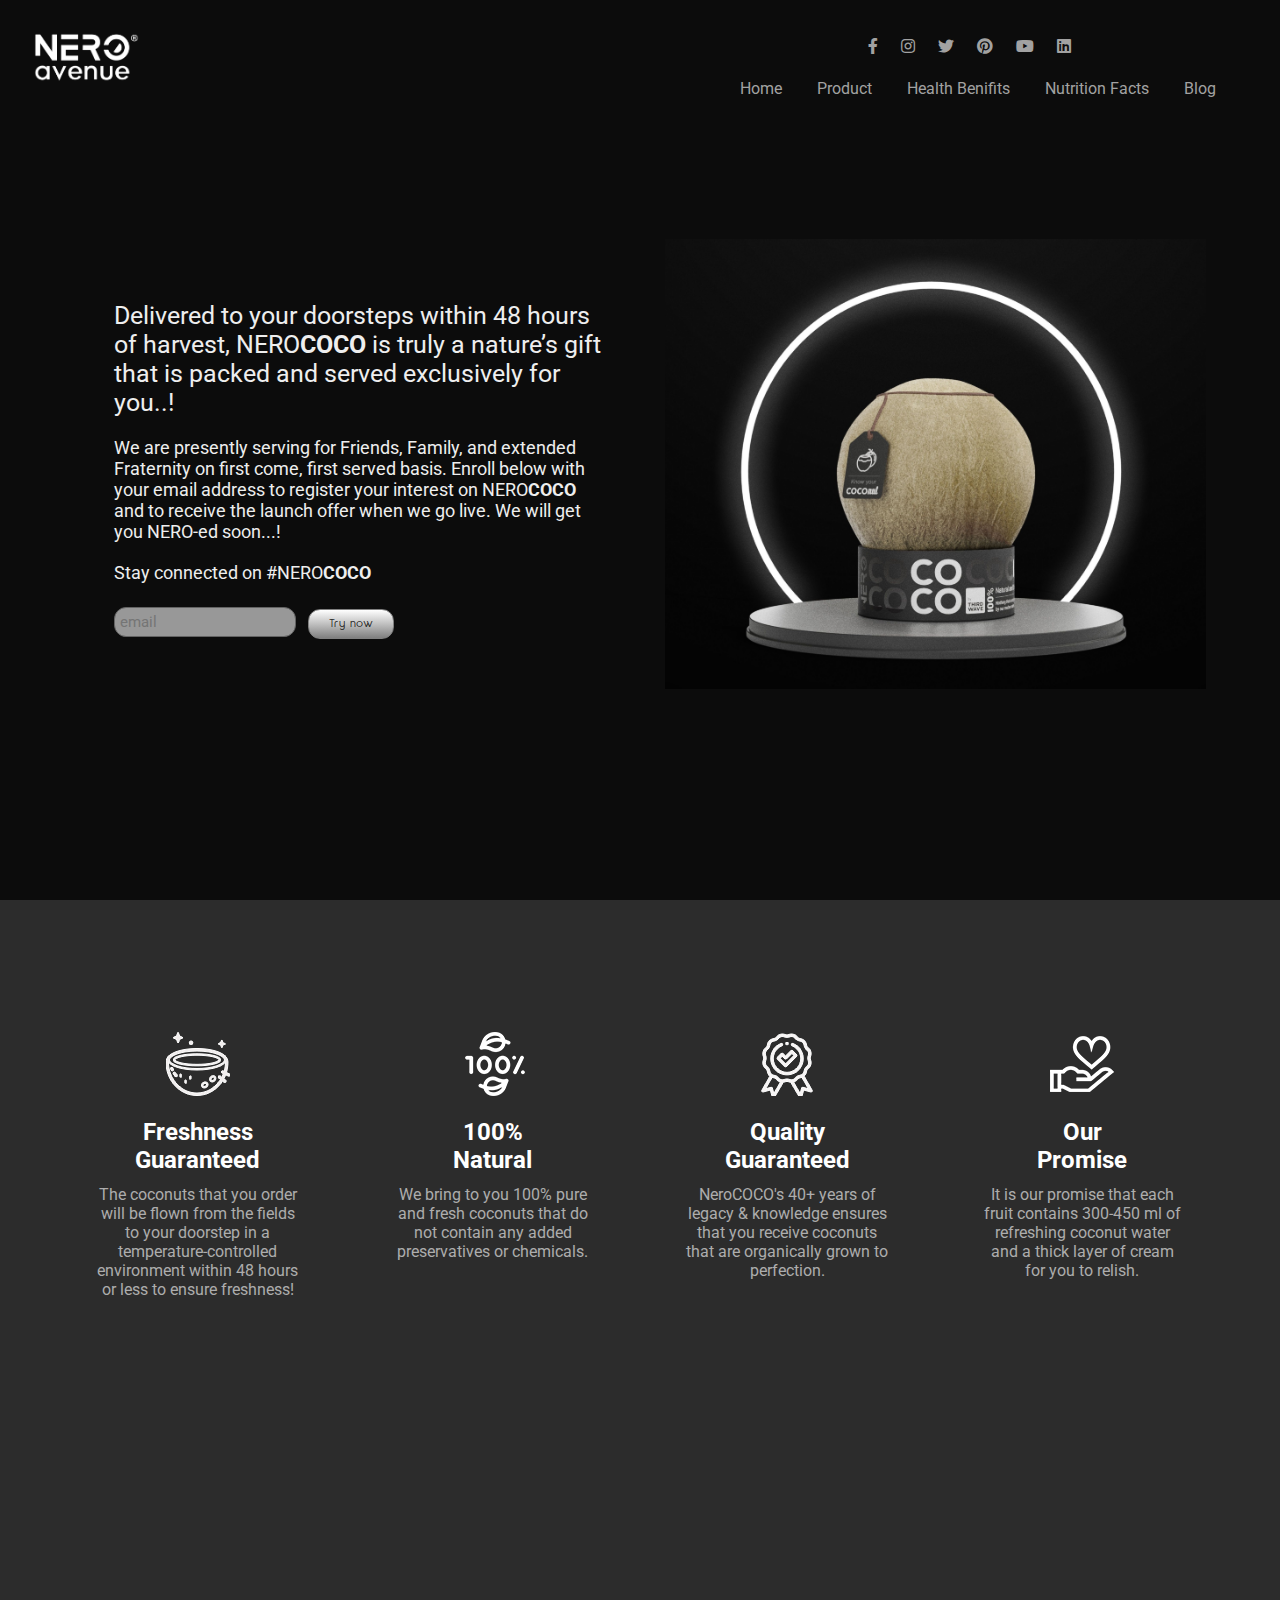
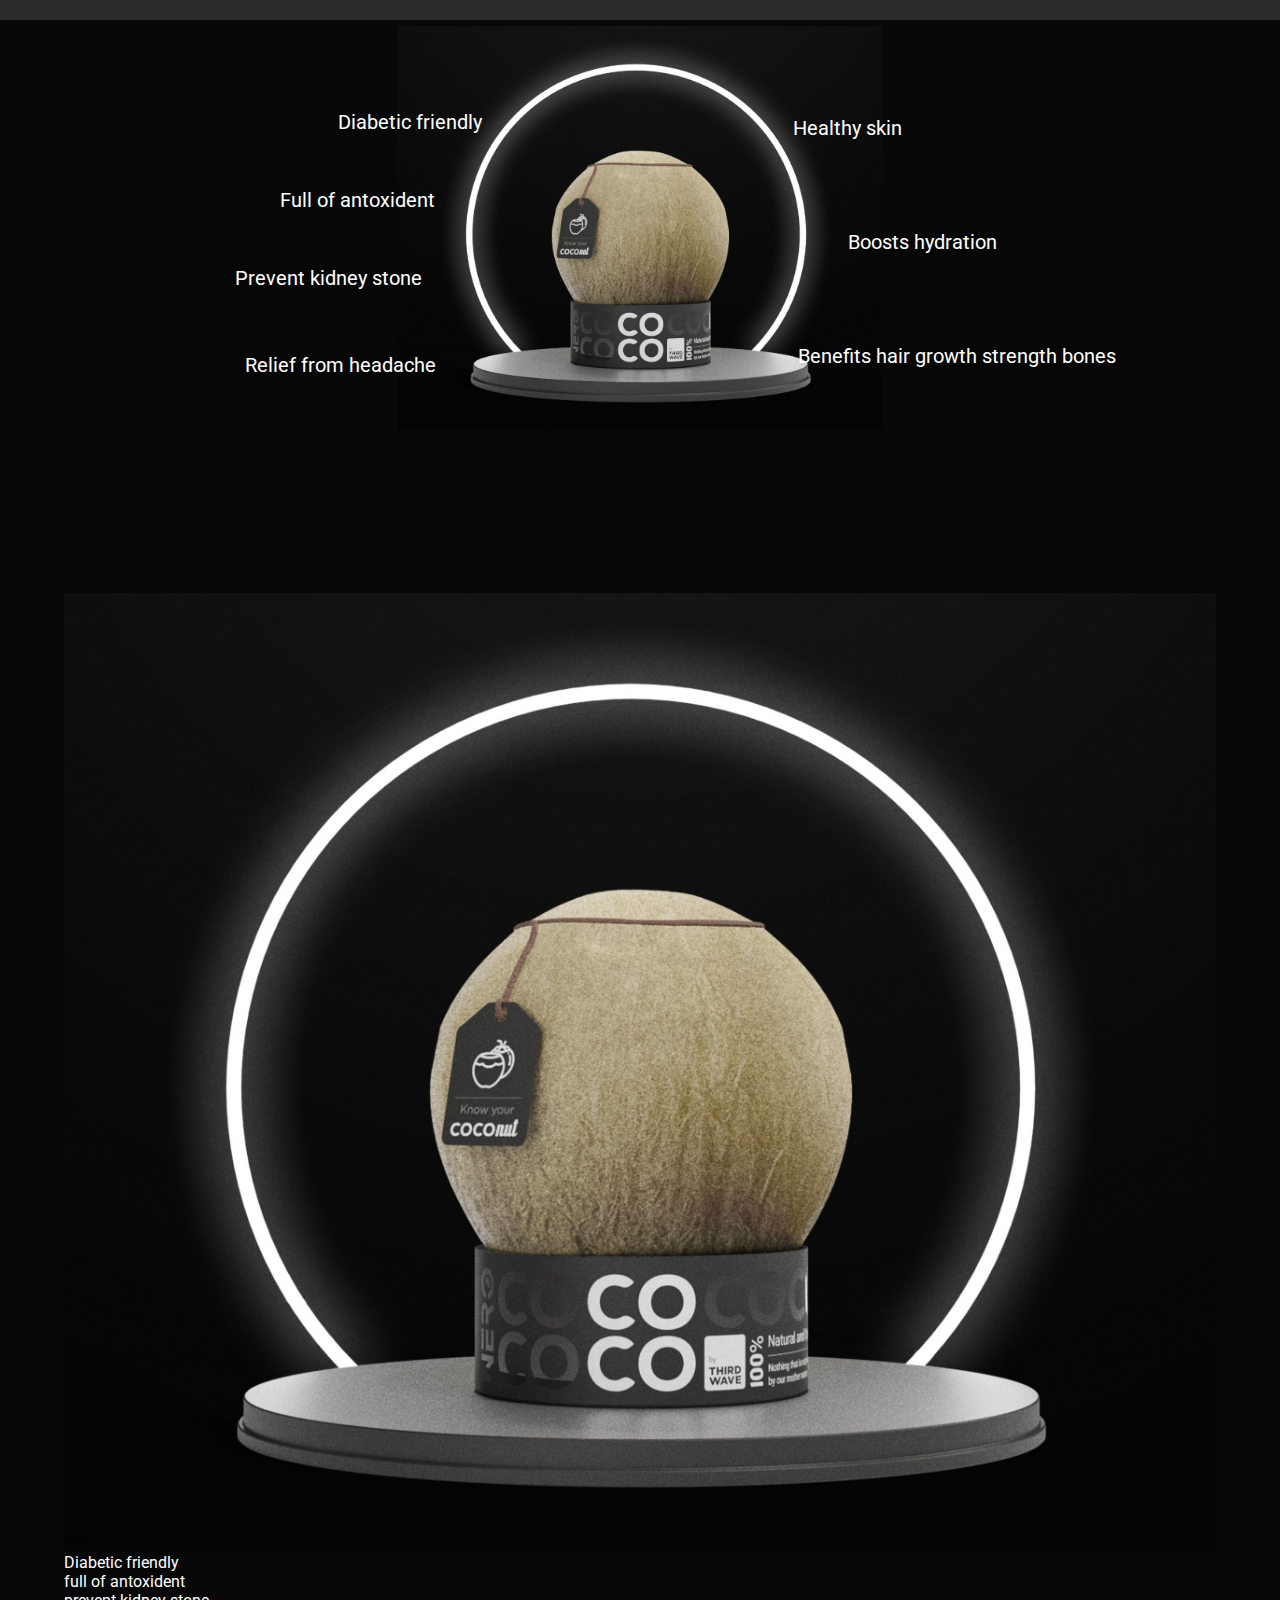
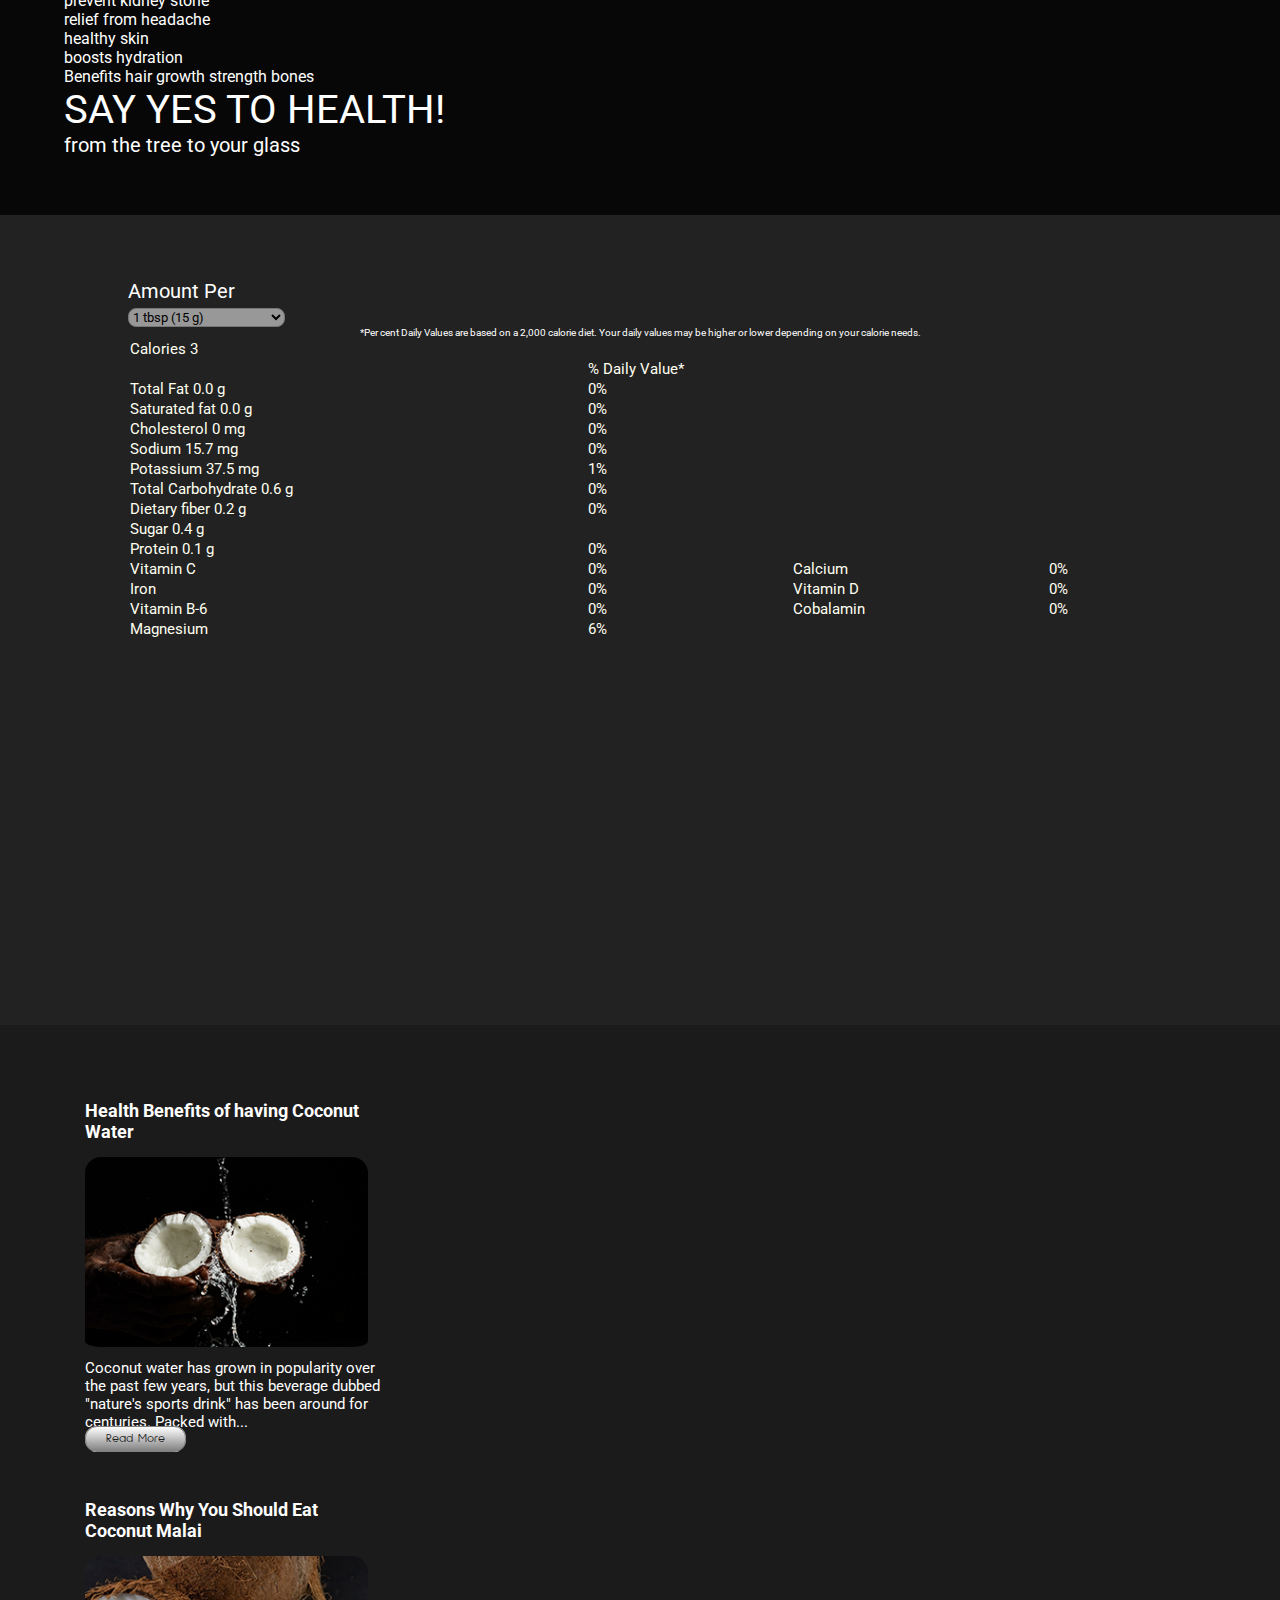
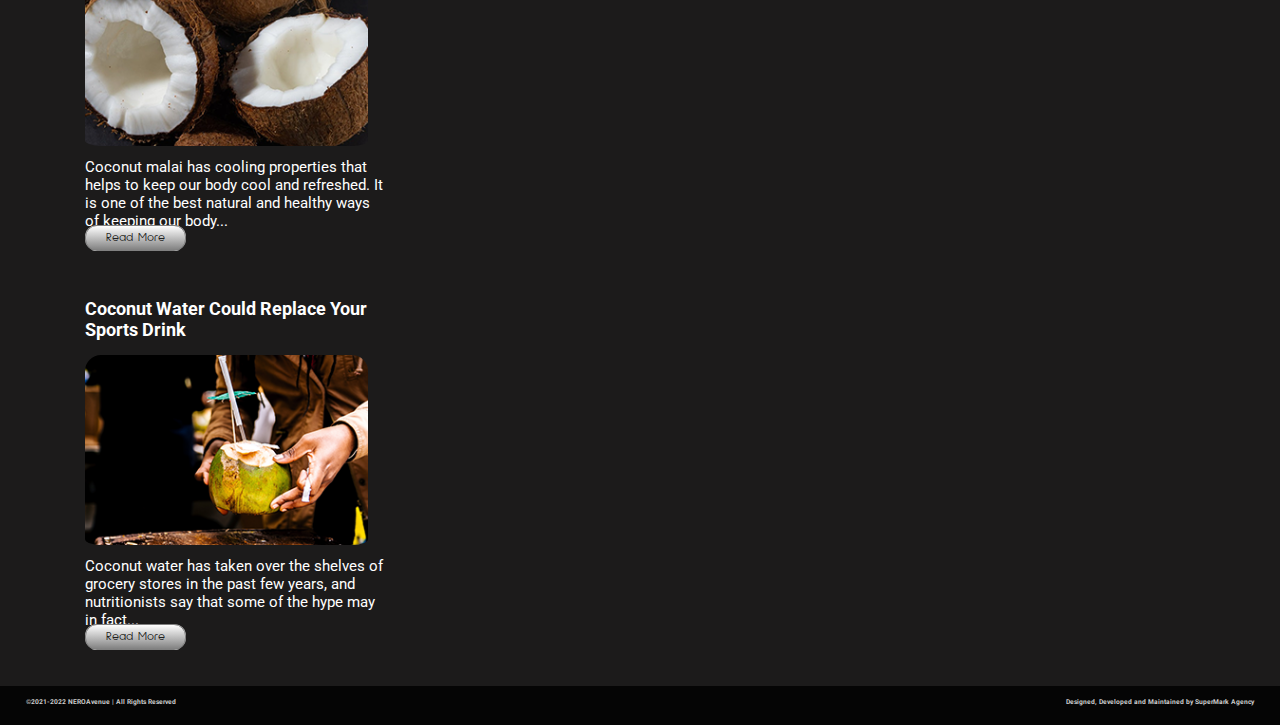
<file: index.html>
<!DOCTYPE html>
<html lang="en">
<head>
    <meta charset="UTF-8">
    <meta name="viewport" content="width=device-width, initial-scale=1.0">
    <title>COCONERO</title>

    <!-- google fonts css file link  -->
    <link rel="preconnect" href="https://fonts.googleapis.com">
    <link rel="preconnect" href="https://fonts.gstatic.com" crossorigin>
    <link href="https://fonts.googleapis.com/css2?family=Roboto:wght@300&display=swap" rel="stylesheet">

    <!-- font awesome cdn link  -->
    <link rel="stylesheet" href="https://cdnjs.cloudflare.com/ajax/libs/font-awesome/5.15.2/css/all.min.css">

    <!-- bootstrap cdn link -->
    <link rel="stylesheet" href="https://cdn.jsdelivr.net/npm/bootstrap@5.1.1/dist/css/bootstrap.min.css" integrity="sha384-F3w7mX95PdgyTmZZMECAngseQB83DfGTowi0iMjiWaeVhAn4FJkqJByhZMI3AhiU" crossorigin="anonymous">
    
    <!-- CSS only -->
    <link href="https://cdn.jsdelivr.net/npm/bootstrap@5.1.3/dist/css/bootstrap.min.css" rel="stylesheet" integrity="sha384-1BmE4kWBq78iYhFldvKuhfTAU6auU8tT94WrHftjDbrCEXSU1oBoqyl2QvZ6jIW3" crossorigin="anonymous">
    
    <link rel="stylesheet" href="https://cdnjs.cloudflare.com/ajax/libs/font-awesome/6.0.0-beta2/css/all.min.css" integrity="sha512-YWzhKL2whUzgiheMoBFwW8CKV4qpHQAEuvilg9FAn5VJUDwKZZxkJNuGM4XkWuk94WCrrwslk8yWNGmY1EduTA==" crossorigin="anonymous" referrerpolicy="no-referrer" />
    <link href="https://fonts.googleapis.com/css2?family=Sulphur+Point&display=swap" rel="stylesheet">

    <!-- custom css file link  -->
    <link rel="stylesheet" href="css/style.css">

</head>
<body>
    
<!-- header section starts  -->

<header>

    <a href="#" >
        <img  style=" height: 86pt; float: left;" class="logo" src="images/nero-logo-r.png" alt="">
    </a>

    <div id="menu" class="fas fa-bars"></div>

    <nav class="navbar" style="flex-direction: column; padding-top:2%; padding-bottom: 1%;">
        <div class="nav-icon" style="margin-left: auto;">
            <ul class="icon" style="font-size: 25px; color:lightslategrey; padding-bottom: 4%;">
                <li style="padding-right: 3px;"><a href="https://www.facebook.com/neroavenue/"><i class="fab fa-facebook-f"></a></i></li>
                <li style="padding-right: 3px;"><a href="https://www.instagram.com/neroavenue/"><i class="fab fa-instagram"></a></i></li>
                <li style="padding-right: 3px;"><a href="https://twitter.com/AvenueNero"><i class="fab fa-twitter"></a></i></li>
                <li style="padding-right: 3px"><a href="https://in.pinterest.com/nero_avenue/"><i class="fab fa-pinterest"></a></i></li>
                <li style="padding-right: 3px"><a href="https://www.youtube.com/channel/UC8pJXsvis_uWK9sb5QBV65Q"><i class="fab fa-youtube"></a></i></li>
                <li style="padding-right: 3px"><a href="https://www.linkedin.com/company/nero-avenue/"><i class="fab fa-linkedin"></a></i></li>
            </ul>
        </div>
        <div>
            <ul class="option">
                <li style="padding-left: 15px;"><a class="active" href="#home">Home</a></li>
                <li style="padding-left: 15px;"><a href="#product">Product</a></li>
                <li style="padding-left: 15px;"><a href="#benefit">Health Benifits</a></li>
                <li style="padding-left: 15px;"><a href="#fact">Nutrition Facts</a></li>
                <li style="padding-left: 15px;"><a href="#blog">Blog</a></li>
            </ul>
        </div>
    </nav>

</header>

<!-- header section ends -->

<!-- home section starts  -->

<section class="home" id="home">

    <div class="content">
        <p style="font-size: 25px;">Delivered to your doorsteps within 48 hours of harvest, NERO<strong>COCO</strong> is truly a nature’s gift that is packed and served exclusively for you..!</p>
        <div class="sub-content">
            <p style="font-size: 18px;">We are presently serving for Friends, Family, and extended Fraternity on first come, first served basis. Enroll below with your email address to register your interest on NERO<strong>COCO</strong> and to receive the launch offer when we go live. We will get you NERO-ed soon...!</p>
            <p style="font-size: 18px;">Stay connected on #NERO<strong>COCO</strong></p>
        </div>
        

        <div class="container">
          <div class="form-inline" >
              <div>
                  <input type="email" placeholder="email" style="  font-size: 15px;width: 37%;padding: 1%; border-radius: 12px; margin-top: 3%; margin-right: 2%; background-color: #989898; border: 1px solid #636363;">
                  <button class="btn btn-secondary">Try now</button>
              </div>
          </div>
      </div>
    </div>
    <div class="image">
        <img src="images/coco.jpeg" alt="">
        
    </div>

</section>

<!-- home section ends -->


<!-- About Product section starts  -->

<section class="product" id="product" style="padding-top: 5%;">

<!-- <h1 class="heading">About Product</h1><br> -->
<section class="boxes" id="health">
    <div class="box">
        <div class="image">
            <img src="images/coconut.png" alt="" style="padding-bottom: 20px;"><br>
        </div>
      <h3>Freshness<br> Guaranteed</h3><br>
      <p>The coconuts that you order will be flown from the fields to your doorstep in a temperature-controlled environment within 48 hours or less to ensure freshness!</p>
    </div>
    <div class="box">
        <div class="image">
            <img src="images/natural.png" alt="" style="padding-bottom: 20px;"><br>
        </div>
      <h3>100% <br>Natural</h3><br>
      <p>We bring to you 100% pure and fresh coconuts that do not contain any added preservatives or chemicals. </p>
    </div>
    <div class="box">
        <div class="image">
            <img src="images/medal.png" alt="" style="padding-bottom: 20px;"><br>
        </div>
      <h3>Quality<br> Guaranteed</h3><br>
      <p>NeroCOCO's 40+ years of legacy & knowledge ensures that you receive coconuts that are organically grown to perfection.</p>
    </div>
    <div class="box">
        <div class="image">
            <img src="images/health-care.png" alt="" style="padding-bottom: 20px;"><br>
        </div>
      <h3>Our <br>Promise</h3><br>
      <p>It is our promise that each fruit contains 300-450 ml of refreshing coconut water and a thick layer of cream for you to relish.</p>
    </div>
  </section>
</section
<!-- about product section ends -->


<!-- benefit section ends -->
<div class="col-md-12">
    <section class="benefit" id="benefit">  
	<div class="d-none d-md-block ">
            <div style="color:#fff;font-size:20px;list-style:none;position:relative;top:10vh;left:-20%;text-align:center;z-index:1;">Diabetic friendly</div>
            <div style="color:#fff;font-size:20px;list-style:none;position:relative;top:16vh;left:-24.5%;text-align:center;z-index:1;">Full of antoxident</div>
            <div style="color:#fff;font-size:20px;list-style:none;position:relative;top:22vh;left:-27%;text-align:center;z-index:1;">Prevent kidney stone</div>
            <div style="color:#fff;font-size:20px;list-style:none;position:relative;top:29vh;left:-26%;text-align:center;z-index:1;">Relief from headache</div>
            <div style="color:#fff;font-size:20px;list-style:none;position:relative;top:0vh;left:18%;text-align:center;z-index:1;">Healthy skin</div>
            <div style="color:#fff;font-size:20px;list-style:none;position:relative;top:10vh;left:24.5%;text-align:center;z-index:1;">Boosts hydration</div>
            <div style="color:#fff;font-size:20px;list-style:none;position:relative;top:20vh;left:27.5%;text-align:center;z-index:1;">Benefits hair growth strength bones</div>
			<img src="images/coco.jpeg" alt="" srcset="" style="max-height:60vh;position:relative;top:-18vh;z-index:0;" class="">
        </div>
    <!-- <h1 class="heading">Benefits</h1> -->
    <img src="images/coco.jpeg" alt="" srcset="" style="max-width:100%;padding:0px;margin:0px;" class="d-block d-md-none">
	<ul class="d-block d-md-none">
			<li style="color:#fff;font-size:16px;list-style:none;">Diabetic friendly</li>
            <li style="color:#fff;font-size:16px;list-style:none;">full of antoxident</li>
            <li style="color:#fff;font-size:16px;list-style:none;">prevent kidney stone</li>
            <li style="color:#fff;font-size:16px;list-style:none;">relief from headache</li>
            <li style="color:#fff;font-size:16px;list-style:none;">healthy skin</li>
            <li style="color:#fff;font-size:16px;list-style:none;">boosts hydration</li>
            <li style="color:#fff;font-size:16px;list-style:none;">Benefits hair growth strength bones</li>
	</ul>
    <div class="col-md-12 mt-10 text-center tag"style="color: #fff; padding-bottom:5% ;font-size:40px;">
        <p class="head">SAY YES TO HEALTH!</p>
        <p class="sub-cont" >from the tree to your glass</p>
    </div>
    <!-- <img src="images/coco-Benefits.jpg" alt="" srcset=""> -->
    </section>
</div>
<!-- benefit section ends -->


<!-- Nutrition Fact section starts  -->
<section class="fact" id="fact">
    <div class="col-md-12 row" style="color: white;">
       
        <table  class="table" style="border-bottom-width:0.5px; width: 100%;  margin-right: 80px;">
            <caption style="text-align:left; caption-side: top;">Amount Per 
            <form name="formid" id="formid">
                <select name="ddlselect" > 
                    <button class="btn btn-secondary dropdown-toggle">Select amount</button>
                    <option value="1 tbsp (15 g)">1 tbsp (15 g)</option>
                    <option value="100 grams">100 grams</option>
                    <option value="1 coconut yields (206 g)">1 coconut yields (206 g)</option>
                    <option value="1 cup (240 g)">1 cup (240 g)</option>
                </select>
            </form>
            <label id="lblmsg"></label></caption>

                <thead class="thead-light" id="table-content">
                <tr>
                    <td>Calories 3</td>
                    <td> </td>
                    <td> </td>
                    <td> </td>
                </tr>
                <tr>
                    <td> </td>
                    <td>% Daily Value* </td>
                    <td> </td>
                    <td> </td>
                </tr>
                <tr>
                    <td>Total Fat 0.0 g	 </td>
                    <td>0% </td>
                    <td> </td>
                    <td> </td>            
                </tr>
                <tr>
                    <td>Saturated fat 0.0 g</td>
                    <td>0%</td>
                    <td> </td>
                    <td> </td>            
                </tr>
                <tr>
                    <td>Cholesterol 0 mg</td>
                    <td>0% </td>
                    <td> </td>
                    <td> </td>
                </tr>
                <tr>
                    <td>Sodium 15.7 mg</td>                    
                    <td>0% </td>
                    <td></td>
                    <td></td> 
                </tr>
                <tr>
                    <td>Potassium 37.5 mg</td>
                    <td>1% </td>
                    <td></td>
                    <td></td> 
                </tr>
                <tr>
                    <td>Total Carbohydrate 0.6 g</td>
                    <td>0%</td>
                    <td></td>
                    <td></td>   
                </tr>
                <tr>
                    <td>Dietary fiber 0.2 g	</td>
                    <td>0%</td>
                    <td></td>
                    <td></td> 
                </tr>
                <tr>
                    <td style="width: 45%;">Sugar 0.4 g	</td>
                    <td style="width: 20%;"></td>
                    <td style="width: 10px;"></td>
                    <td></td> 
                </tr>
                <tr>
                    <td>Protein 0.1 g</td>
                    <td>0%</td>
                    <td></td>
                    <td></td> 
                </tr>
                <tr>
                    <td>Vitamin C</td>
                    <td>0%</td>
                    <td>Calcium</td>
                    <td>0%</td> 
                </tr>
                <tr>
                    <td>Iron</td>
                    <td>0%</td>
                    <td>Vitamin D</td>
                    <td>0%</td> 
                </tr>
                <tr>
                    <td>Vitamin B-6</td>
                    <td>0%</td>
                    <td>Cobalamin</td>
                    <td style="width: 10%;">0%</td> 
                </tr>
                <tr>
                    <td>Magnesium</td>
                    <td>6%</td>
                    <td></td>
                    <td></td>   
                </tr>
                <caption style="color: white; font-size: 10px;">*Per cent Daily Values are based on a 2,000 calorie diet. Your daily values may be higher or lower depending on your calorie needs.</caption>
            </tbody>
        </table>
    </div>
</section>
<!-- Nutrition facts section ends -->

<!-- blog section starts  -->
<section class="boxes blog" id="blog" style="padding-left: 5%;">
<div class="container mx-auto mt-4">
    <div class="row">
        <div class="col-lg-4 box">
            <div class="card" style="padding: 1px;border:none; ">
                <h6 class="card-subtitle mb-2"style="font-size:18px; padding-bottom:5%">Health Benefits of  having Coconut Water</h6>
                <img src="images/1.png" class="card-img-top" alt="..." >
                <div class="card-body">
                    <p class="card-text text-muted"style="font-size:15px;">Coconut water has grown in popularity over the past few years, but this beverage dubbed "nature's sports drink" has been around for centuries. Packed with...</p>
                    <a href="water1.html" target="__blank" class="btn mr-2" style="font-family: Sulphur point;">Read More</a>
                </div>
            </div>
        </div>    
        <div class="col-lg-4 box">
            <div class="card" style=" padding: 1px;border:none; ">
                <h6 class="card-subtitle mb-2 "style="font-size:18px;  padding-bottom:5%">Reasons Why You Should Eat Coconut Malai</h6>
                <img src="images/2.png" class="card-img-top" alt="..." >
                <div class="card-body">
                    <p class="card-text text-muted" style="font-size:15px;">Coconut malai has cooling properties that helps to keep our body cool and refreshed. It is one of the best natural and healthy ways of keeping our body...</p>
                    <a href="malai1.html" target="__blank" class="btn mr-2"></i>Read More</a>
                </div>
            </div>
        </div>   
        <div class="col-lg-4 box">
            <div class="card" style=" padding: 1px;border:none;">
                <h6 class="card-subtitle mb-2 "style="font-size:18px; padding-bottom:5%">Coconut Water Could Replace Your Sports Drink</h6>
                <img src="images/3.png" class="card-img-top" alt="...">
                <div class="card-body">
                    <p class="card-text text-muted" style="font-size:15px;">Coconut water has taken over the shelves of grocery stores in the past few years, and nutritionists say that some of the hype may in fact...</p>
                    <a href="sportsdrink1.html" target="__blank" class="btn mr-2"></i>Read More</a>
                </div>
            </div>
        </div>      
    </div>
</div>

</section>
<!-- blog section ends -->

<!-- footer section starts  -->
<div class="footer">
    <h6 class="credit">©2021-2022 NEROAvenue | All Rights Reserved </h6>
    <h6 class="design-credit">Designed, Developed and Maintained by SuperMark Agency</h6>
</div>

<!-- footer section ends -->


<!-- jquery cdn link  -->
<script src="https://cdnjs.cloudflare.com/ajax/libs/jquery/3.5.1/jquery.min.js"></script>

<!-- custom js file link  -->
<script src="script/main.js"></script>



</body>
</html>
</file>
<file: css/style.css>
@import url('https://fonts.googleapis.com/css2?family=Noto+Sans:wght@700&family=Poppins:wght@400;500;600&display=swap');
:root{
    --gradient:linear-gradient(90deg, #000308, #000103);
}

*{
    font-family: 'Roboto', sans-serif;
    margin:0; padding:0;
    box-sizing: border-box;
    text-decoration: none;
    outline:none;
    transition: all .2s linear;
}

*::selection{
    background:#fff;
    color:#333;
}

html{
    font-size: 62.5%;
    overflow-x: hidden;
}

body{
    background:black;
}

section{
    padding:0 5%;
}

.btn{
    border: 1px solid #808080;
    font-family: 'Sulphur Point', sans-serif;
    font-size: 20px;
    padding:.6rem 2rem;
    font-size: 1.2rem;
    margin-top: 1rem;
    cursor: pointer;
    
    background:linear-gradient(180deg,#ffffff,#808080);
    color:rgba(17, 17, 17, 0.918);
    border-radius: 12px;
}
form .txt_field{
    width: 50%;
    position: relative;
    border-bottom: 2px solid #808080;
    margin: 30px 0;
  }
  .txt_field input{
    color: whitesmoke;
    /* width: 50rem; */
    padding: 0 5px;
    height: 50px;
    font-size: 20px;
    border: none;
    background: transparent;
    outline: none;
  }
  .txt_field label{
    position: absolute;
    top: 50%;
    left: 5px;
    color: #adadad;
    transform: translateY(-50%);
    font-size: 16px;
    pointer-events: none;
    transition: .5s;
  }
  .txt_field span::before{
    content: '';
    position: absolute;
    top: 40px;
    left: 0;
    width: 0%;
    height: 2px;
    transition: .5s;
  }



.btn:hover{
    background:#808080;
    color:#000000;
}
.btn:focus{
    border:none;
    border-color: green;
    /* background:#808080; */
    color:#000000;
}

.card .btn:hover{
    background:rgb(107, 106, 106);
    color:rgb(235, 232, 232);
}

.heading{
    text-align: center;
    font-size: 3rem;
    color:#fff;
    padding:1rem;
    padding-top: 8.5rem;
    width:50rem;
    margin:0 auto;
}

header{
    width:100%;
    display: flex;
    align-items: center;
    justify-content: space-between;
    position: fixed;
    top:0; left: 0;
    background:rgb(12, 12, 12);
    z-index: 1000;
    padding:0rem 5% 0% 2%;
}


header .navbar ul{
    display: flex;
    align-items: center;
    justify-content: center;
    list-style: none;
}

header .navbar ul li a{
    font-size: 16px;
    margin-left: 2rem;
    color:#a2a2a2;
    text-decoration: none !important;
    position: relative;
}

header .navbar ul li a::before{
    content: '';
    position: absolute;
    bottom:-.5rem; right:0;
    height:.2rem;
    width:0%;
    background:#fff;
    transition: .2s linear;
}

/* header .navbar ul li a.active::before,
header .navbar ul li a:hover::before{
    color: rgb(218, 12, 12);
    left:0;
    width:100%;
} */

header #menu{
    font-size: 3rem;
    color:#fff;
    cursor: pointer;
    display: none;
}
header .navbar ul li a:hover{
    transition: 0.3s;
    font-weight: bold;
    color: #ffffff;
}
.icon li a i:hover{
    color: rgb(248, 245, 245);
}

.home{
    /* padding: 5rem; */
    min-height: 100vh;
    display: flex;
    align-items: center;
    justify-content: center;
    /* background-image: url('/images/home-banner.png'); */
    background-color: rgb(12, 12, 12);
    background-size: cover;
    background-position: center;
    padding-top: 3rem;
    flex-wrap: wrap;
}

.home .image{
    padding:1rem;
    flex:1 1 17rem;
    text-align: center;
}

.home .image img{
    height:50vh;
    /* padding-top: 4rem; */
}

.home .content{
    padding: 5rem;
    flex:1 1 40rem;
}

.home .content h1{
    font-size: 3px;
    color:#fff;
}

.home .content p{
    font-size: 18px;
    color:#eee;
    padding:1rem 0;
}


.home .content .sub-content p{
    font-size:12px;
    color:#eee;
    padding:1rem 0;
}
.core{
    min-height: 100vh;
    height: auto;
    background:rgb(5, 5, 5);
    padding-bottom: 6rem;
}

.core .content p{
    font-size: 2rem;
    color:#eee;
    padding-left: 5%;
    text-align: center;
    padding:1rem 0;
}
.product{
    min-height: 100%;
    background:rgb(44, 44, 44);
}



.boxes {
    text-align: center;
    padding-top: 5%;
    padding-left: 1%;
    padding-right: 1%;
    display: grid;
    grid-gap: 5rem;
    grid-template-columns: repeat(auto-fit, minmax(200px, 1fr));
  }
  
.box {
    color: #adadad;
    background: transparent;
    text-align: inherit;
    padding: 1rem 2rem;
    /* box-shadow: var(--shadow); */
  }
.box h3{
    font-size: large bold;
  }

.box p{
      font-size: medium;
  }

  
  .product .box-container{
      display: flex;
      align-items: center;
      justify-content: center;
      flex-wrap: wrap;
    }
    
    

.product .box-container .box i{
    height:7rem;
    width:7rem;
    line-height: 7rem;
    text-align: center;
    border-radius: 50%;
    background:#fff;
    color:#333;
    font-size: 3rem;
    margin:1rem 0;
}
.product{
    min-height: 80vh;
}

.product .box h3{
    color:#fff;
    font-size: x-large;
}

.product .box-container .box p{
    color:#eee;
    font-size: 1.2rem;
    padding:1rem .5rem;
}

.benefit{
    max-width: 100%;
    min-height: 80vh;
    background-color: rgb(7, 7, 7);
    background-size: cover;
    /* background-image: url('/images/coco-Benefits.jpg'); */
}

.benefit .item1{
    position: relative;
    left: 15%;
    top: 222px;
}

.benefit .item2{
    position: relative;
    left: 13%;
    top: 266px;
}

.benefit .item3{
    position: relative;
    left: 8%;
    top: 315px;
}
.benefit .item4{
    position: relative;
    left: 8%;
    top: 370px;
}
.benefit .item5{
    position: relative;
    left: 8%;
    top: 370px;
}
.benefit .item6{
    position: relative;
    left: 8%;
    top: 370px;
}
.benefit .item7{
    position: relative;
    left: 8%;
    top: 370px;
}
.benefit .item8{
    position: relative;
    left: 8%;
    top: 370px;
}
.benefit .items-mobile{
    visibility: hidden;
}
.benefit img{
    padding-right: 9%;
    padding-left: 29%;
    max-width: 80%;
}
.tag .sub-cont{
    font-size: 20px;
}


.fact{
    padding:5%  10% 2% 10%;
    min-height: 90vh;
    /* padding-bottom: 50px; */
    font-size: 20px;
    width: 100%;
    background-size: contain;
    /* background: linear-gradient(rgba(0, 0, 0, 0.5), rgba(0, 0, 0, 0.6)),url("/images/bgimg.jpg") no-repeat; */
    background: rgb(34, 34, 34);
}

.table #formid select{
    background-color: #989898;
    border-radius: 8px;
}

.footer{ 
    background:rgb(5, 5, 5);
    padding-top: 12px;
    padding-bottom: 27px;
    color: #ccc;
}

 .credit{
    margin-left:2% ;
    float:left ;
}

 .design-credit{
    margin-right:2% ;
    float: right;
}
/* -------------------blog styling------------ */
.blog{
    text-align: left;
    min-height: 80vh;
    background:#1c1b1b;
}
body {
    background: #111 !important;
  }
  
  .card {
    width: 300px;
    background: transparent;
    border-radius: 12pt;
    color: #ffffff;
    margin-bottom: 3rem;
  }

  .card img{
    border-radius: 12pt;
    height: 200px; 
    padding-bottom: 10px;
  }


/* media queries  */

@media (max-width:768px){

    html{
        font-size: 55%;
    }

    header #menu{
        display: block;
    }

    header .navbar{
        border-radius: 12px;
        position: fixed;
        top:-120%; 
        right: 0;
        width:65%;
        background: #1a1919;
    }
    header .navbar .icon{
        flex-direction: row;
    }
    header .navbar .option {
        align-items: center;
        flex-direction: column;
    }

    header .navbar ul li{
        text-align: center;
    }

    header .navbar ul li a{
        display: block;
        margin:1rem 10px;
        
        font-size: 2.5rem;
        z-index: 0;
    }

    header .navbar ul li a::before{
        height:100%;
        bottom:0;
        z-index: -1;
        background:#333;
    }

    .fa-times{
        transform: rotate(180deg);
    }

    header .navbar.nav-toggle{
        top:7.4rem;
    }

    .home .content{
        padding: 2rem;
        padding-top: 10rem;
        text-align: center;
    }

    .core .row .image{
        display: none;
    }

    .contact .content{
        padding:3rem 0;
    }
    .blog .box-container .box .image img{
        width:85%;
        border:none;
    }
    .tag .head{
        padding-top: 15px;
        font-size: 20px;
    }
    .tag .sub-cont{
        font-size: 10px;
    }

}

@media (max-width:500px){

    html{
        font-size: 50%;
    }

    .home .content h1{
        font-size: 4rem;
    }

    .home .image img{
        height:auto;
        width:90%;
    }
    
    header .navbar .icon{
        
        flex-direction: row;
    }
    header .navbar .option {
        font-size: 10%;
        align-items: center;
        flex-direction: column;
    }

    .heading{
        width: auto;
    }

    .blog .box-container .box{
        flex-flow: column;
    }

    .blog .box-container .box .image img{
        width:85%;
        border:none;
    }
    
    .footer .credit{
        margin-left:28%
    }
    .footer .design-credit{
        margin-left: 24%;
        float: left;
    }

}

th,
td {
    /* width: 10px; */
    font-size: 15px;
    color: ivory;
} 

td{
    width: 40px;
}
tr:hover {
    background-color: #1a1919;
    transform: scale(1.02);
    box-shadow: 2px 2px 12px rgba(0, 0, 0, 0.2), -1px -1px 8px rgba(0, 0, 0, 0.2);
}

/* -------------blog--------------- */
.story-list
header .navbar ul li a:hover{
    transition: 0.3s;
    font-size: 23px;
    font-weight: bold;
    color: #ffffff;
}

.dropdown-select{
    cursor: pointer;
}

.dropdown-list{
    padding-top: 10px;
    opacity: 0;
    visibility: hidden;
    /* background-color: #292929; */
    transition: opacity 0.2s, visibility 0.2s linear;
}
.dropdown:hover .dropdown-list{
        opacity: 1;
        visibility: visible;
    
}

.dropdown-list__item{
    color: #808080;
    padding-top: 1rem;
    padding-left: 1rem;
    /* padding-bottom/: 1rem; */
    font-size:15px ;
}
.dropdown-list__item a{
    color: #808080;
    text-decoration: none;
}

.dropdown-list__item a:hover{
    color: #fff;
    text-decoration: none;
}
</file>
